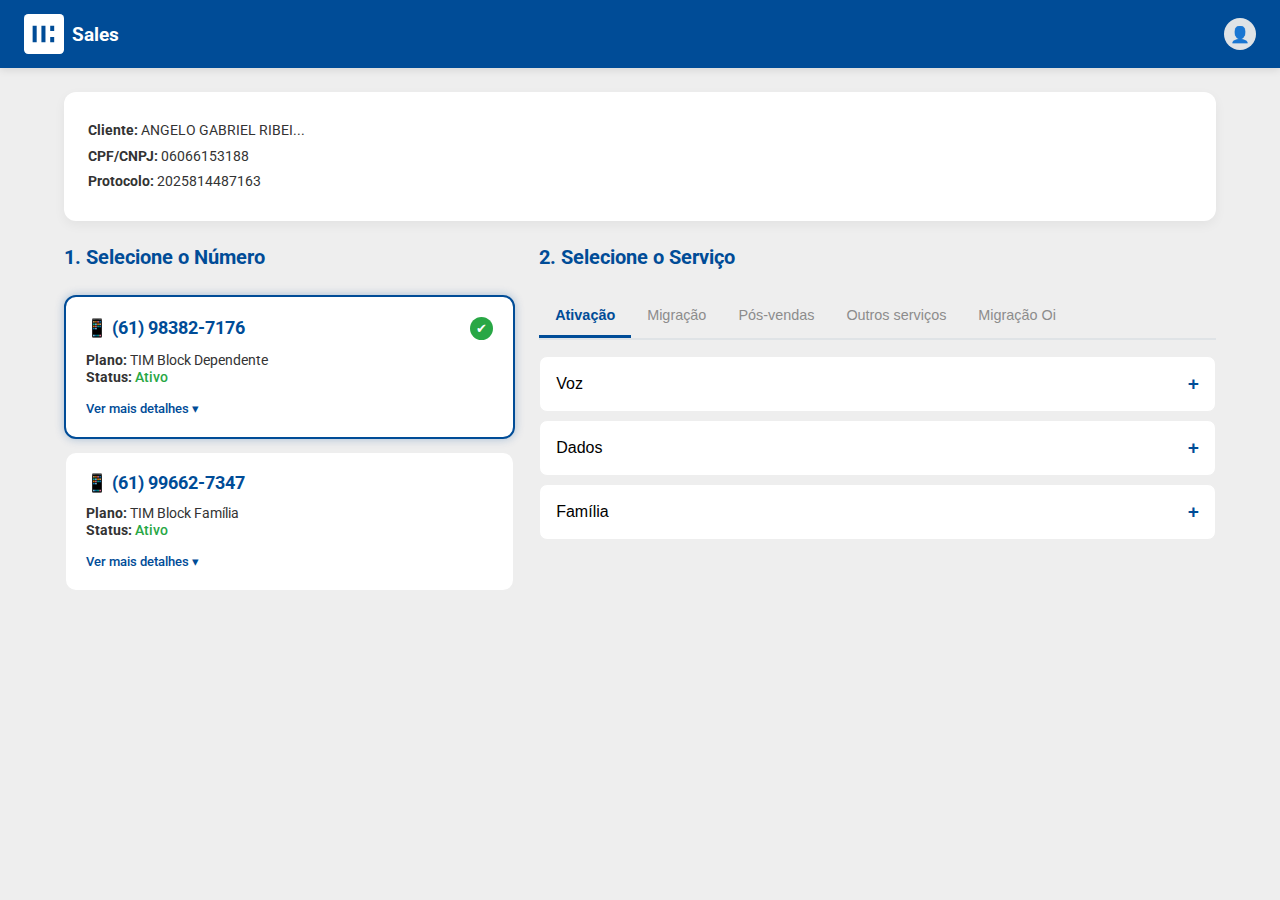
<file: atendimento.html>
<!DOCTYPE html>
<html lang="pt-br">
<head>
    <meta charset="UTF-8">
    <meta name="viewport" content="width=device-width, initial-scale=1.0">
    <title>TIM Sales - Atendimento</title>
    <link rel="preconnect" href="https://fonts.googleapis.com">
    <link rel="preconnect" href="https://fonts.gstatic.com" crossorigin>
    <link href="https://fonts.googleapis.com/css2?family=Roboto:wght@400;500;700&display=swap" rel="stylesheet">
    <link rel="stylesheet" href="styles/atendimento.css">
</head>
<body>

    <header class="main-header">
        <div class="logo">
            <svg width="40" height="40" viewBox="0 0 115 115" fill="none" xmlns="http://www.w3.org/2000/svg"><rect width="115" height="115" rx="12" fill="white"/><path d="M24.8182 34H36.4545V81H24.8182V34ZM50.0909 34H61.7273V81H50.0909V34ZM75.3636 34H86.8182V48.7273H75.3636V34ZM75.3636 66.2727H86.8182V81H75.3636V66.2727Z" fill="#004C97"/></svg>
            <span>Sales</span>
        </div>
        <div class="user-info">
            <div class="user-avatar">👤</div>
        </div>
    </header>

    <main class="container">

        <div class="customer-context card">
            <p><strong>Cliente:</strong> ANGELO GABRIEL RIBEI...</p>
            <p><strong>CPF/CNPJ:</strong> 06066153188</p>
            <p><strong>Protocolo:</strong> 2025814487163</p>
        </div>

        <div class="step-wrapper">
            
            <section class="step" id="step-1">
                <h2>1. Selecione o Número</h2> <div class="line-card selected">
                    <div class="line-card-header">
                        <h3>📱 (61) 98382-7176</h3>
                        <input type="radio" name="selected_line" value="61983827176" checked>
                    </div>
                    <div class="line-card-body">
                        <p><strong>Plano:</strong> TIM Block Dependente</p>
                        <p><strong>Status:</strong> <span class="status-active">Ativo</span></p>
                    </div>
                    <div class="line-card-footer">
                        <a href="#" class="details-toggle">Ver mais detalhes ▾</a>
                        <div class="hidden-details">
                            <p><strong>Produto:</strong> Voz Móvel</p>
                            <p><strong>Motivo Status:</strong> Migracos Pre-...</p>
                            <p><strong>Endereço:</strong> ...</p>
                        </div>
                    </div>
                </div>

                <div class="line-card">
                    <div class="line-card-header">
                        <h3>📱 (61) 99662-7347</h3>
                        <input type="radio" name="selected_line" value="61996627347">
                    </div>
                    <div class="line-card-body">
                        <p><strong>Plano:</strong> TIM Block Família</p>
                        <p><strong>Status:</strong> <span class="status-active">Ativo</span></p>
                    </div>
                    <div class="line-card-footer">
                        <a href="#" class="details-toggle">Ver mais detalhes ▾</a>
                        <div class="hidden-details">
                            </div>
                    </div>
                </div>
            </section>

            <section class="step" id="step-2">
                <h2>2. Selecione o Serviço</h2> <nav class="service-tabs">
                    <button class="tab-btn active" data-tab="ativacao">Ativação</button>
                    <button class="tab-btn" data-tab="migracao">Migração</button>
                    <button class="tab-btn" data-tab="pos-venda">Pós-vendas</button>
                    <button class="tab-btn" data-tab="outros">Outros serviços</button>
                    <button class="tab-btn" data-tab="migracao-oi">Migração Oi</button>
                </nav>

                <div class="service-content-wrapper">

                    <div class="service-tab-content active" id="ativacao">
                        <div class="accordion-item">
                            <button class="accordion-header">
                                <h4>Voz</h4> <span class="icon">+</span>
                            </button>
                            <div class="accordion-body">
                                <a href="#" class="service-link">Pós-pago</a>
                                <a href="#" class="service-link">Controle fatura</a>
                                <a href="#" class="service-link">Express</a>
                                <a href="#" class="service-link">Pré-pago</a>
                            </div>
                        </div>
                        <div class="accordion-item">
                            <button class="accordion-header">
                                <h4>Dados</h4> <span class="icon">+</span>
                            </button>
                            <div class="accordion-body">
                                <a href="#" class="service-link">Pós-pago</a>
                                <a href="#" class="service-link">Express</a>
                            </div>
                        </div>
                         <div class="accordion-item">
                            <button class="accordion-header">
                                <h4>Família</h4> <span class="icon">+</span>
                            </button>
                            <div class="accordion-body">
                                <a href="#" class="service-link">Tim block multi fatura</a>
                            </div>
                        </div>
                    </div>

                    <div class="service-tab-content" id="migracao">
                        <div class="accordion-item">
                            <button class="accordion-header">
                                <h4>Migração</h4> <span class="icon">+</span>
                            </button>
                            <div class="accordion-body">
                                <a href="#" class="service-link">Pré-pago para pós-pago</a>
                                <a href="#" class="service-link">Pré-pago para controle fatura</a>
                                <a href="#" class="service-link">Pré-pago para express</a>
                                <a href="#" class="service-link">Pré-pago para tim block multi</a>
                            </div>
                        </div>
                    </div>
                    </div>
            </section>
        
        </div> </main>
    
    <script src="scripts/atendimento.js"></script>
</body>
</html>
</file>
<file: styles/atendimento.css>
/* =================================
   1. Variáveis Globais e Reset
   ================================= */
:root {
    --tim-blue: #004C97;
    --tim-blue-dark: #003366;
    --white: #ffffff;
    --grey-light: #eee;
    --grey-medium: #dfe3e6;
    --grey-dark: #8c8c8c;
    --text-dark: #333;
    --success: #28a745;
    --border-color: #eee;
    --shadow: 0 4px 12px rgba(0, 0, 0, 0.05);
    --shadow-hover: 0 6px 16px rgba(0, 0, 0, 0.08);
}

* {
    margin: 0;
    padding: 0;
    box-sizing: border-box;
}

body {
    font-family: 'Roboto', sans-serif;
    background-color: var(--grey-light);
    color: var(--text-dark);
    -webkit-font-smoothing: antialiased;
}

h2 {
    font-size: 1.25rem;
    color: var(--tim-blue);
    margin-bottom: 16px;
}

/* =================================
   2. Cabeçalho
   ================================= */
.main-header {
    background-color: var(--tim-blue);
    color: var(--white);
    padding: 12px 16px;
    display: flex;
    justify-content: space-between;
    align-items: center;
    box-shadow: 0 2px 8px rgba(0, 0, 0, 0.1);
    position: sticky;
    top: 0;
    z-index: 1000;
}
.main-header .logo { display: flex; align-items: center; font-weight: 700; font-size: 1.2rem; }
.main-header .logo svg { margin-right: 8px; }
.main-header .user-info { display: flex; align-items: center; }
.main-header .user-avatar { width: 32px; height: 32px; background-color: var(--grey-medium); color: var(--tim-blue); border-radius: 50%; display: flex; align-items: center; justify-content: center; font-weight: 500; }

/* =================================
   3. Layout e Seções
   ================================= */
.container {
    padding: 20px 16px;
    max-width: 600px;
    margin: 0 auto;
    transition: max-width 0.3s ease-in-out;
}

.card {
    background-color: var(--white);
    border-radius: 12px;
    padding: 16px;
    box-shadow: var(--shadow);
}

/* Card de contexto do cliente (sempre no topo) */
.customer-context {
    font-size: 0.9rem;
    line-height: 1.5;
    margin-bottom: 24px;
}
.customer-context p { margin: 4px 0; }

/* Wrapper para os passos (só afeta desktop) */
.step-wrapper {
    /* Por padrão, é um container simples */
}

.step {
    margin-top: 24px;
}
#step-1 h2, #step-2 h2 {
    border-bottom: 2px solid var(--border-color);
    padding-bottom: 8px;
}


/* =================================
   4. Cards de Linha (PASSO 1)
   ================================= */
.line-card {
    background-color: var(--white);
    border-radius: 12px;
    border: 2px solid var(--border-color);
    margin-bottom: 12px;
    padding: 16px;
    cursor: pointer;
    transition: border-color 0.2s ease, box-shadow 0.2s ease, transform 0.2s ease;
}

.line-card:hover {
    box-shadow: var(--shadow-hover);
    transform: translateY(-2px);
}

.line-card.selected {
    border-color: var(--tim-blue);
    box-shadow: 0 0 10px rgba(0, 76, 151, 0.3);
}

.line-card-header {
    display: flex;
    justify-content: space-between;
    align-items: center;
}
.line-card-header h3 {
    color: var(--tim-blue);
    font-size: 1.1rem;
}
.line-card-header input[type="radio"] {
    /* Esconde visualmente o rádio, mas mantém funcional */
    opacity: 0;
    width: 0;
    height: 0;
}

/* Mostra um "check" fake quando selecionado */
.line-card.selected .line-card-header::after {
    content: '✔';
    color: var(--white);
    background-color: var(--success);
    font-size: 0.8rem;
    padding: 4px 6px;
    border-radius: 50%;
}

.line-card-body {
    font-size: 0.9rem;
    padding: 12px 0;
}
.line-card-body .status-active {
    color: var(--success);
    font-weight: 500;
}

.line-card-footer .details-toggle {
    font-size: 0.8rem;
    color: var(--tim-blue);
    text-decoration: none;
    font-weight: 500;
}
.line-card-footer .hidden-details {
    display: none;
    font-size: 0.85rem;
    margin-top: 12px;
    padding-top: 12px;
    border-top: 1px solid var(--border-color);
    color: #555;
    line-height: 1.6;
}

/* =================================
   5. Abas e Acordeão de Serviço (PASSO 2)
   ================================= */
.service-tabs {
    display: flex;
    overflow-x: auto;
    white-space: nowrap;
    border-bottom: 2px solid var(--grey-medium);
    margin-bottom: 16px;
    -ms-overflow-style: none;
    scrollbar-width: none;
}
.service-tabs::-webkit-scrollbar {
    display: none;
}

.tab-btn {
    flex: 0 0 auto;
    background: none;
    border: none;
    padding: 12px 16px;
    font-size: 0.9rem;
    font-weight: 500;
    color: var(--grey-dark);
    cursor: pointer;
    border-bottom: 3px solid transparent;
    transition: color 0.2s ease, border-color 0.2s ease, background-color 0.2s ease;
}
.tab-btn:hover {
    background-color: var(--border-color);
}
.tab-btn.active {
    color: var(--tim-blue);
    font-weight: 700;
    border-bottom-color: var(--tim-blue);
}

.service-tab-content { display: none; }
.service-tab-content.active {
    display: block;
    animation: fadeIn 0.3s ease-out;
}
@keyframes fadeIn {
    from { opacity: 0; transform: translateY(10px); }
    to   { opacity: 1; transform: translateY(0); }
}

.accordion-item {
    background-color: var(--white);
    border-radius: 8px;
    margin-bottom: 8px;
    border: 1px solid var(--border-color);
    overflow: hidden;
    transition: box-shadow 0.2s ease;
}
.accordion-item:hover {
     box-shadow: var(--shadow-hover);
}

.accordion-header {
    width: 100%;
    display: flex;
    justify-content: space-between;
    align-items: center;
    padding: 16px;
    background: none;
    border: none;
    cursor: pointer;
    text-align: left;
}
.accordion-header h4 { font-size: 1rem; font-weight: 500; }
.accordion-header .icon {
    font-size: 1.2rem;
    font-weight: 700;
    color: var(--tim-blue);
    transition: transform 0.2s ease-in-out;
}
.accordion-item.open .accordion-header .icon {
    transform: rotate(45deg);
}

.accordion-body {
    display: none;
    padding: 0 16px 16px 16px;
    border-top: 1px solid var(--border-color);
}

.service-link {
    display: block;
    padding: 12px 8px;
    color: var(--tim-blue-dark);
    text-decoration: none;
    font-size: 0.95rem;
    border-bottom: 1px solid var(--border-color);
    border-radius: 4px;
    transition: background-color 0.15s ease, padding-left 0.15s ease;
}
.service-link:last-child { border-bottom: none; }
.service-link:hover {
    font-weight: 500;
    background-color: #f4f7f6;
    padding-left: 12px;
}


/* =========================================
   6. RESPONSIVIDADE (Tablets e Desktops)
   ========================================= */

/* --- Layout de Tablet --- */
@media (min-width: 768px) {
    .container {
        max-width: 800px; /* Aumenta a largura do conteúdo */
        padding: 24px;
    }
    .card {
        padding: 24px;
    }
    .line-card {
        padding: 20px;
    }
    .main-header {
        padding: 14px 24px;
    }
}


/* --- Layout de Desktop --- */
@media (min-width: 1024px) {
    .container {
        max-width: 1200px; /* Largura máxima para desktop */
    }

    /* A MÁGICA ACONTECE AQUI */
    .step-wrapper {
        display: grid;
        grid-template-columns: 2fr 3fr; /* Coluna 1 (40%) e Coluna 2 (60%) */
        gap: 24px; /* Espaço entre as colunas */
        align-items: flex-start; /* Alinha os cards no topo */
    }

    .step {
        margin-top: 0; /* Reseta a margem, pois o 'gap' do grid já faz isso */
    }

    /* Faz a segunda coluna (serviços) "grudar" no topo ao rolar
       a lista de números (se ela for muito grande) */
    #step-2 {
        position: sticky;
        top: 100px; /* (altura do header + padding) */
    }
    
    /* Na aba de serviços, não precisa mais do scroll horizontal */
    .service-tabs {
        overflow-x: hidden;
        flex-wrap: wrap; /* As abas que não couberem vão para a linha de baixo */
    }
    .tab-btn {
        flex: none; /* Tamanho automático */
    }
}
</file>
